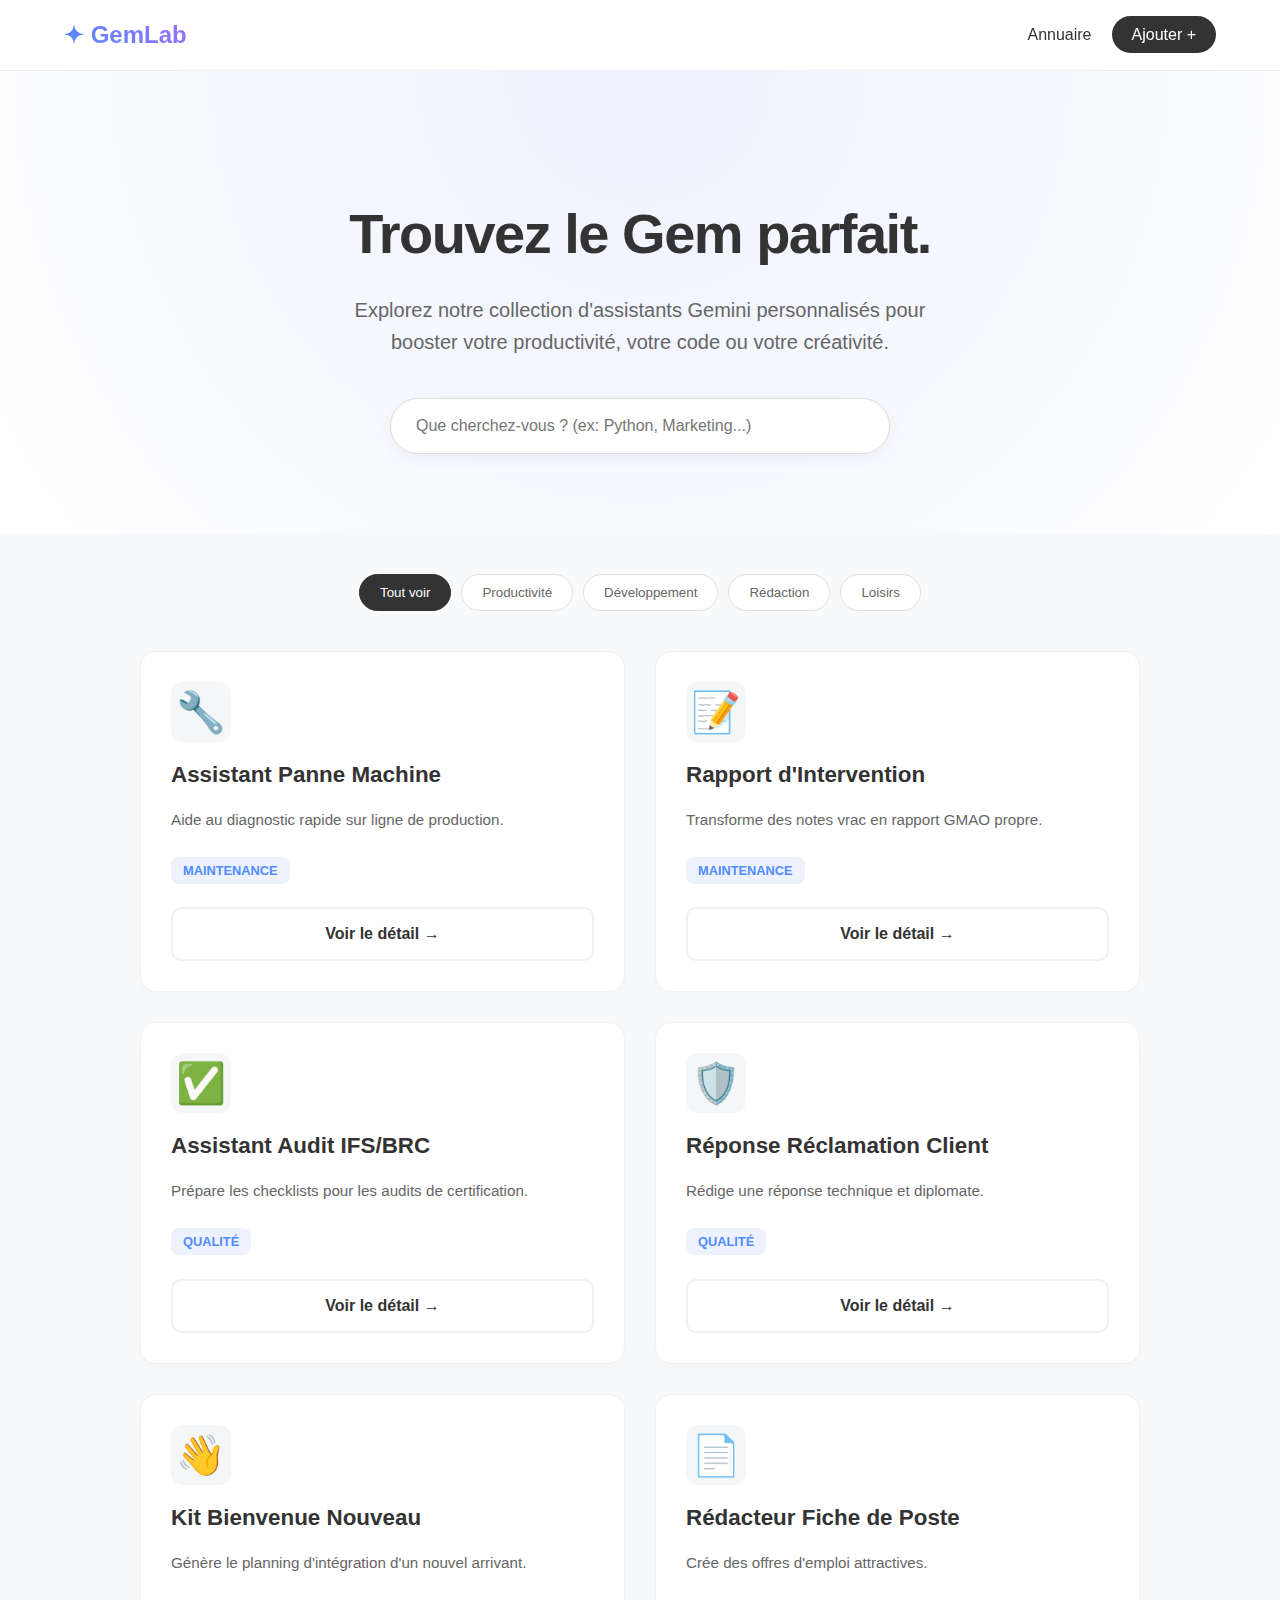
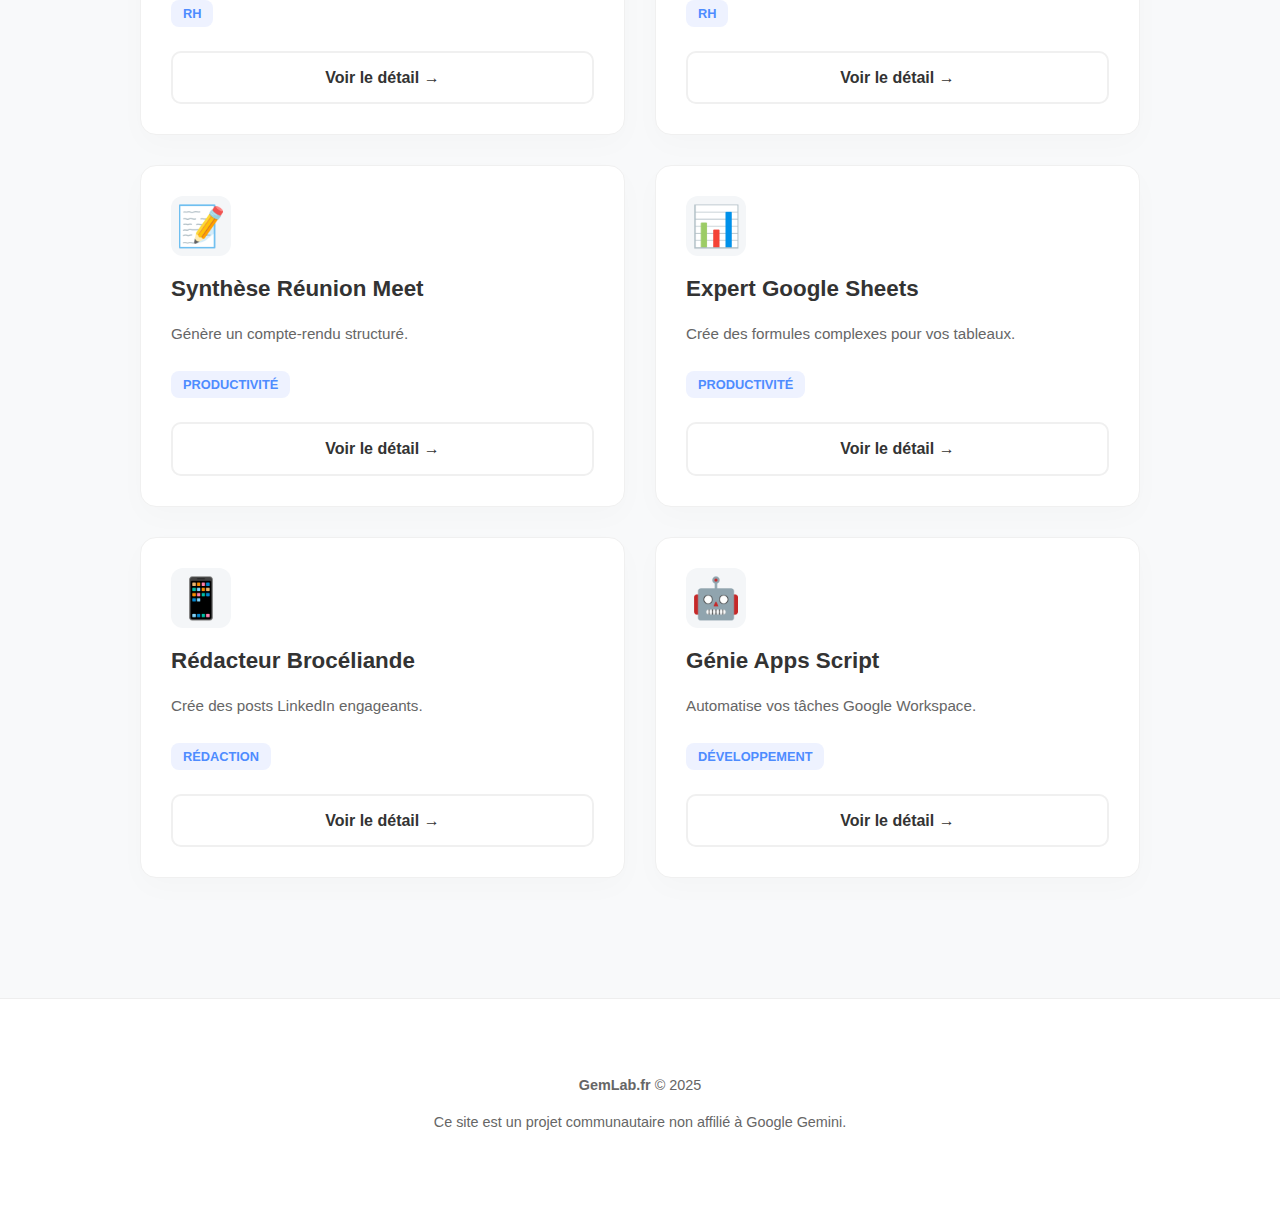
<file: index.html>
<!DOCTYPE html>
<html lang="fr">
<head>
    <meta charset="UTF-8">
    <meta name="viewport" content="width=device-width, initial-scale=1.0">
    <title>GemLab | La bibliothèque de Gems</title>
    <link rel="stylesheet" href="style.css">
</head>
<body>

    <header>
        <a href="index.html" class="logo">✦ GemLab</a>
        <nav>
            <ul>
                <li><a href="index.html">Annuaire</a></li>
                <li><a href="#" class="cta">Ajouter +</a></li>
            </ul>
        </nav>
    </header>

    <section class="hero">
        <h1>Trouvez le Gem parfait.</h1>
        <p>Explorez notre collection d'assistants Gemini personnalisés pour booster votre productivité, votre code ou votre créativité.</p>
        
        <div class="search-bar">
            <input type="text" id="search-input" placeholder="Que cherchez-vous ? (ex: Python, Marketing...)">
        </div>
    </section>

    <div class="container">
        
        <div class="filters">
            <button class="filter-btn active">Tout voir</button>
            <button class="filter-btn">Productivité</button>
            <button class="filter-btn">Développement</button>
            <button class="filter-btn">Rédaction</button>
            <button class="filter-btn">Loisirs</button>
        </div>

        <div class="grid" id="gem-grid"></div>

    </div>

    <footer>
        <p><strong>GemLab.fr</strong> &copy; 2025</p>
        <p>Ce site est un projet communautaire non affilié à Google Gemini.</p>
    </footer>

    <script src="data.js"></script>

    <script>
        // --- A. INITIALISATION ---
        const grid = document.getElementById('gem-grid');
        const searchInput = document.getElementById('search-input');
        const filterButtons = document.querySelectorAll('.filter-btn');

        // État par défaut
        let currentFilter = 'Tout voir';
        let currentSearch = '';

        // --- B. FONCTION D'AFFICHAGE ---
        function renderGems() {
            // 1. On vide la grille
            grid.innerHTML = "";
            let found = false;

            // 2. On vérifie si data.js est bien chargé
            if (typeof gemsData === 'undefined') {
                grid.innerHTML = "<p style='color:red; text-align:center;'>Erreur : data.js introuvable.</p>";
                return;
            }

            // 3. Boucle sur chaque Gem
            for (const key in gemsData) {
                const gem = gemsData[key];
                
                // --- FILTRAGE ---
                // Est-ce que le filtre correspond ? (Soit 'Tout voir', soit la catégorie exacte)
                const matchCategory = (currentFilter === 'Tout voir' || gem.category === currentFilter);
                
                // Est-ce que la recherche correspond ? (Titre ou Description)
                const searchTextLower = currentSearch.toLowerCase();
                const matchSearch = gem.title.toLowerCase().includes(searchTextLower) || 
                                    gem.desc.toLowerCase().includes(searchTextLower);

                // Si les deux conditions sont réunies, on affiche
                if (matchCategory && matchSearch) {
                    found = true;
                    const html = `
                        <article class="card">
                            <div>
                                <div class="card-icon">${gem.icon}</div>
                                <h3>${gem.title}</h3>
                                <p>${gem.desc}</p>
                                <div class="tags"><span class="tag">${gem.category}</span></div>
                            </div>
                            <a href="fiche-gem.html?id=${key}" class="btn-link">Voir le détail →</a>
                        </article>
                    `;
                    grid.innerHTML += html;
                }
            }

            // 4. Gestion du cas "Aucun résultat"
            if (!found) {
                grid.innerHTML = `<p style="grid-column: 1/-1; text-align: center; color: #666; margin-top: 30px;">
                    Aucun Gem ne correspond à votre recherche... 🕵️‍♀️
                </p>`;
            }
        }

        // --- C. ÉCOUTEURS D'ÉVÉNEMENTS ---

        // 1. Barre de recherche (se déclenche à chaque lettre tapée)
        searchInput.addEventListener('input', (e) => {
            currentSearch = e.target.value;
            renderGems();
        });

        // 2. Boutons de filtre
        filterButtons.forEach(btn => {
            btn.addEventListener('click', () => {
                // Gestion visuelle des boutons (Active / Inactive)
                filterButtons.forEach(b => b.classList.remove('active'));
                btn.classList.add('active');

                // Mise à jour du filtre et ré-affichage
                currentFilter = btn.innerText;
                renderGems();
            });
        });

        // --- D. DÉMARRAGE ---
        // On lance l'affichage une première fois au chargement de la page
        renderGems();

    </script>

</body>
</html>
</file>
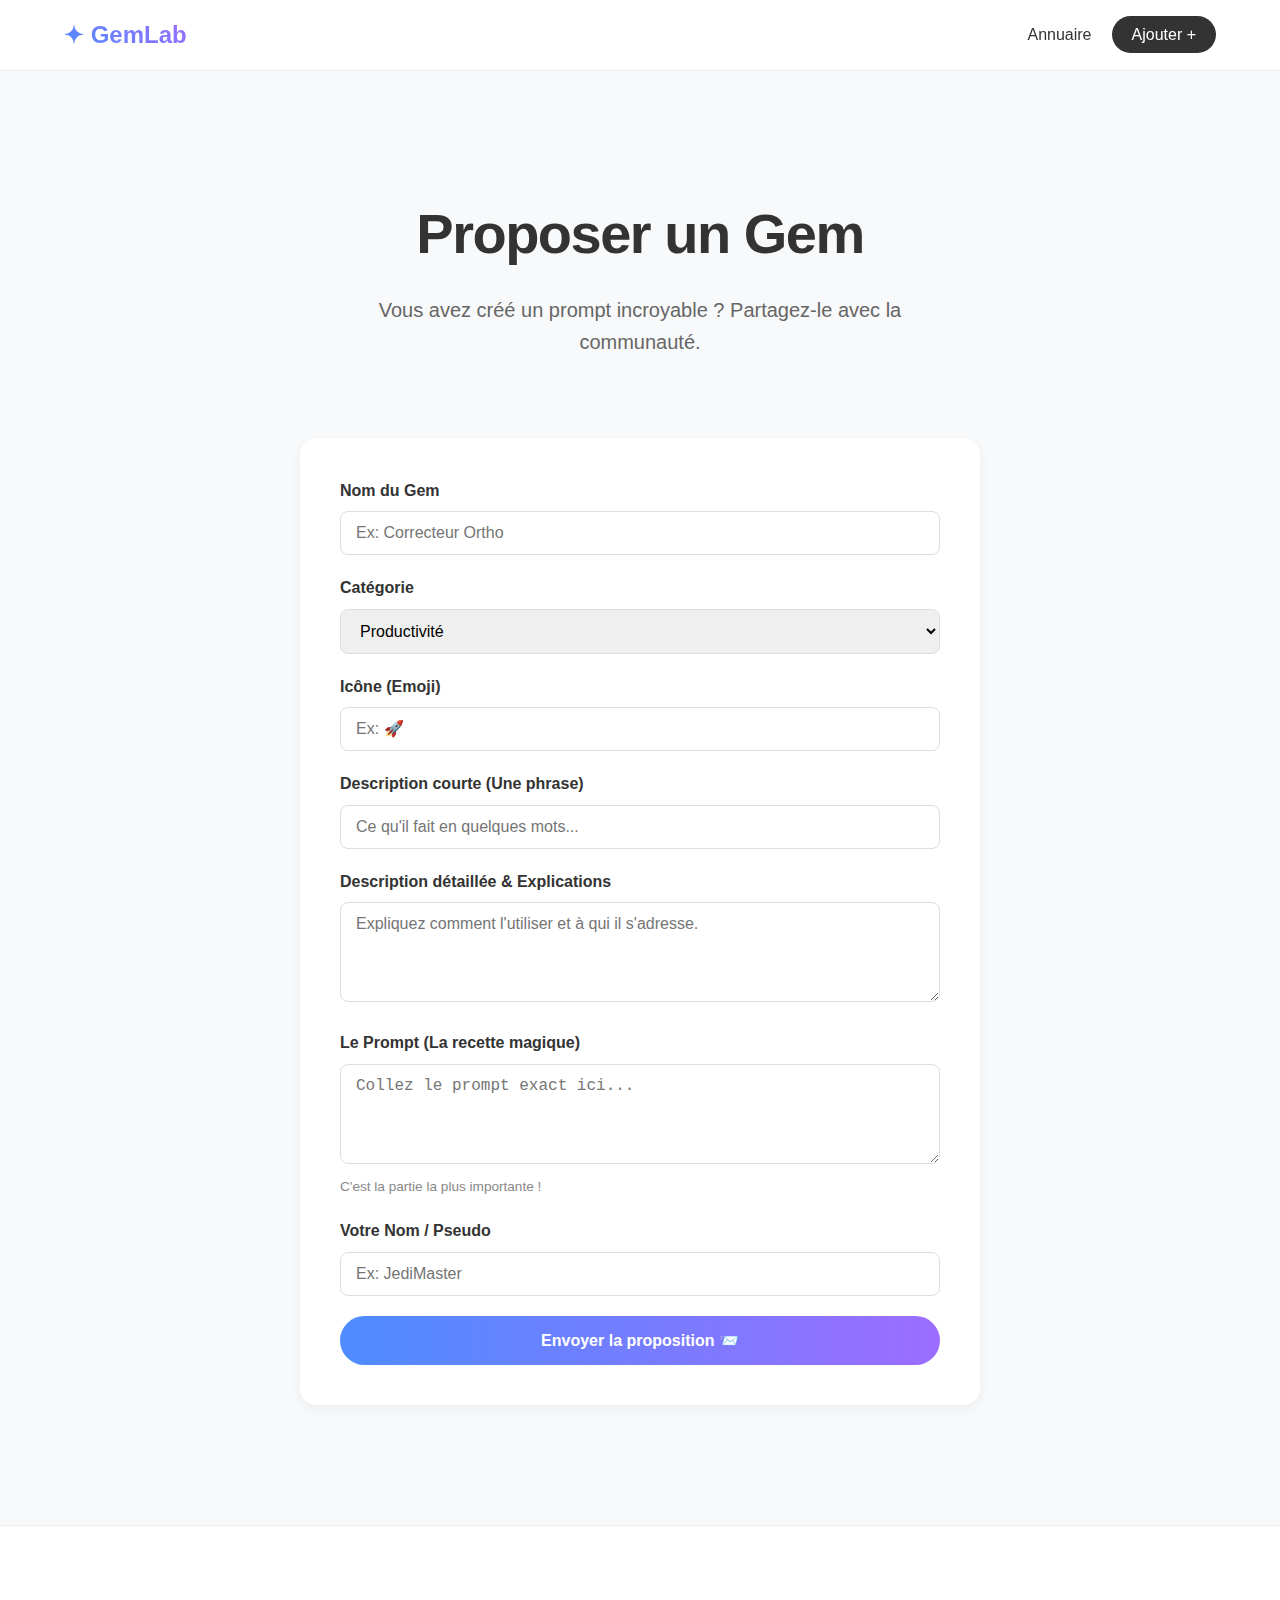
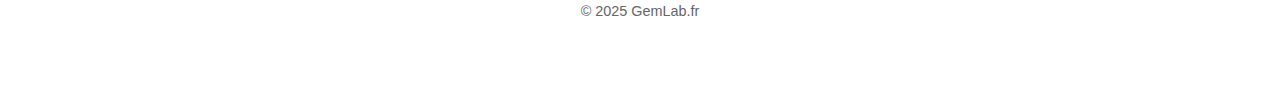
<file: ajouter.html>
<!DOCTYPE html>
<html lang="fr">
<head>
    <meta charset="UTF-8">
    <meta name="viewport" content="width=device-width, initial-scale=1.0">
    <title>Proposer un Gem - GemLab</title>
    <link rel="stylesheet" href="style.css">
</head>
<body>

    <header>
        <a href="index.html" class="logo">✦ GemLab</a>
        <nav>
            <ul>
                <li><a href="index.html">Annuaire</a></li>
                <li><a href="ajouter.html" class="cta">Ajouter +</a></li>
            </ul>
        </nav>
    </header>

    <div class="container">
        
        <div class="hero" style="padding: 40px 20px; background: none;">
            <h1>Proposer un Gem</h1>
            <p>Vous avez créé un prompt incroyable ? Partagez-le avec la communauté.</p>
        </div>

        <div class="form-box">
            <form id="addGemForm">
                
                <div class="form-group">
                    <label for="titre">Nom du Gem</label>
                    <input type="text" id="titre" placeholder="Ex: Correcteur Ortho" required>
                </div>

                <div class="form-group">
                    <label for="categorie">Catégorie</label>
                    <select id="categorie">
                        <option value="Productivité">Productivité</option>
                        <option value="Maintenance">Maintenance</option> 
                        <option value="Qualité">Qualité</option>         
                        <option value="RH">RH</option>                   
                        <option value="Développement">Développement</option>
                        <option value="Rédaction">Rédaction</option>
                        <option value="Loisirs">Loisirs</option>
                        <option value="Autre">Autre</option>
                    </select>
                </div>

                <div class="form-group">
                    <label for="icon">Icône (Emoji)</label>
                    <input type="text" id="icon" placeholder="Ex: 🚀" maxlength="2">
                </div>

                <div class="form-group">
                    <label for="desc">Description courte (Une phrase)</label>
                    <input type="text" id="desc" placeholder="Ce qu'il fait en quelques mots..." required>
                </div>

                <div class="form-group">
                    <label for="fullDesc">Description détaillée & Explications</label>
                    <textarea id="fullDesc" placeholder="Expliquez comment l'utiliser et à qui il s'adresse."></textarea>
                </div>

                <div class="form-group">
                    <label for="prompt">Le Prompt (La recette magique)</label>
                    <textarea id="prompt" placeholder="Collez le prompt exact ici..." required style="font-family: monospace;"></textarea>
                    <span class="form-hint">C'est la partie la plus importante !</span>
                </div>

                <div class="form-group">
                    <label for="author">Votre Nom / Pseudo</label>
                    <input type="text" id="author" placeholder="Ex: JediMaster" required>
                </div>

                <button type="submit" class="btn-submit">Envoyer la proposition 📨</button>
            </form>
        </div>

    </div>

    <footer>
        <p>&copy; 2025 GemLab.fr</p>
    </footer>

    <script>
        const form = document.getElementById('addGemForm');

        form.addEventListener('submit', function(e) {
            e.preventDefault(); // Empêche le rechargement de la page

            // 1. Récupération des valeurs
            const titre = document.getElementById('titre').value;
            const categorie = document.getElementById('categorie').value;
            const desc = document.getElementById('desc').value;
            const prompt = document.getElementById('prompt').value;
            const author = document.getElementById('author').value;

            // 2. Création du corps de l'email
            const subject = encodeURIComponent(`Proposition de Gem: ${titre}`);
            const body = encodeURIComponent(
`Bonjour GemLab,

Voici une proposition de nouveau Gem :

- Titre : ${titre}
- Catégorie : ${categorie}
- Auteur : ${author}

DESCRIPTION :
${desc}

PROMPT :
${prompt}

Merci !`
            );

            // 3. Ouverture du client mail (Mailto)
            // Remplacez 'votre-email@gmail.com' par votre vraie adresse pour tester
            window.location.href = `mailto:fabrice.faucheux+gem@gmail.com?subject=${subject}&body=${body}`;
            
            alert("Merci ! Votre client mail va s'ouvrir pour envoyer la proposition.");
        });
    </script>

</body>
</html>
</file>
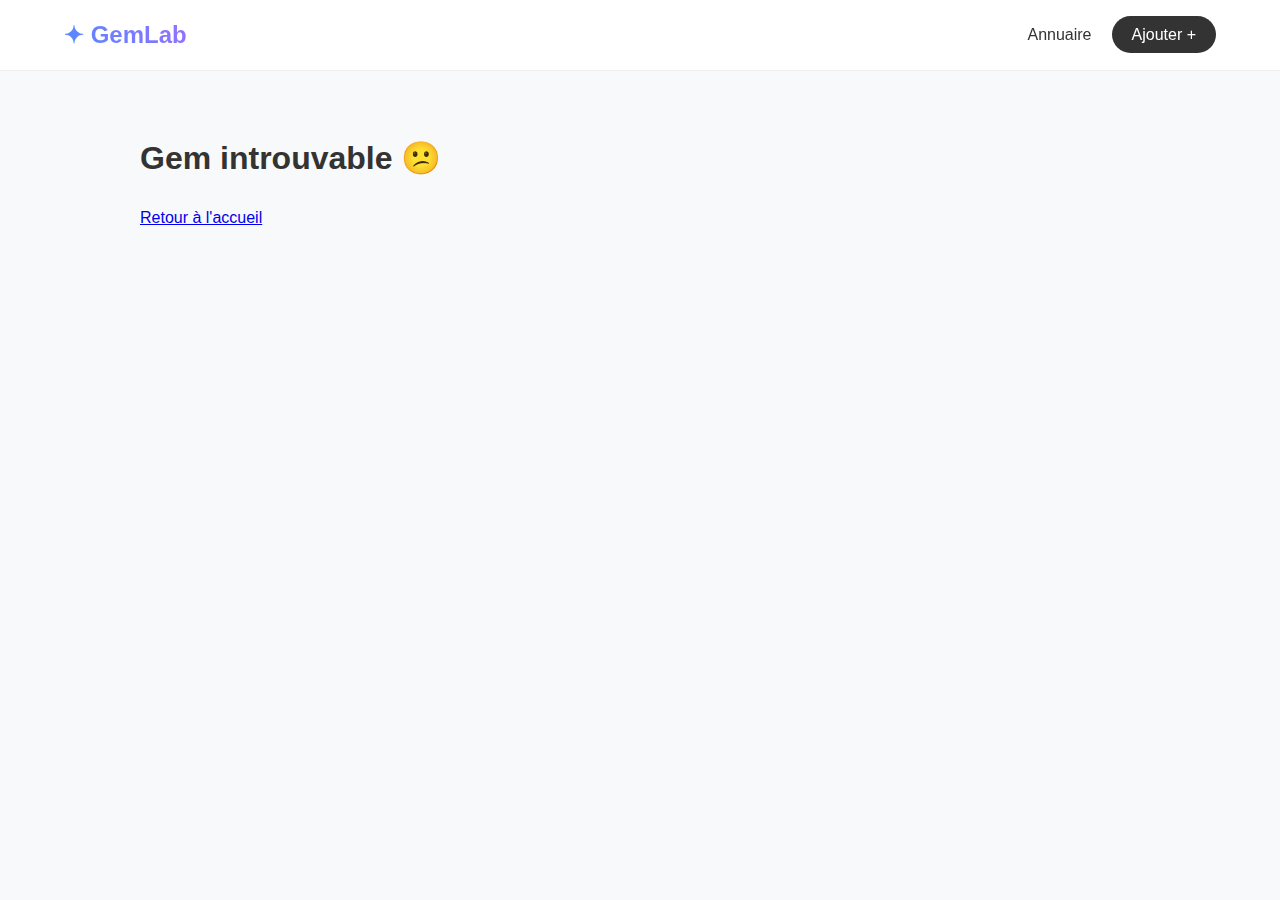
<file: fiche-gem.html>
<!DOCTYPE html>
<html lang="fr">
<head>
    <meta charset="UTF-8">
    <meta name="viewport" content="width=device-width, initial-scale=1.0">
    <title>Détail du Gem</title>
    <link rel="stylesheet" href="style.css">
</head>
<body>

    <header>
        <a href="index.html" class="logo">✦ GemLab</a>
        <nav>
            <ul>
                <li><a href="index.html">Annuaire</a></li>
                <li><a href="ajouter.html" class="cta">Ajouter +</a></li>
            </ul>
        </nav>
    </header>

    <div class="container">
        <div class="breadcrumb">
            <a href="index.html">← Retour à l'annuaire</a>
        </div>

        <div class="gem-header">
            <span class="gem-icon" id="d-icon"></span>
            <h1 id="d-title">Chargement...</h1>
            <p id="d-desc"></p>
            <a href="#" class="gem-btn" id="d-link">Ouvrir dans Gemini ↗</a>
        </div>

        <div class="content-box">
            <h2>À quoi ça sert ?</h2>
            <p id="d-fullDesc"></p>
        </div>

        <div class="content-box">
            <h2>Exemple de Prompt</h2>
            <div class="prompt-box" id="d-prompt"></div>
        </div>

        <div class="content-box">
            <h2>Infos</h2>
            <ul>
                <li><strong>Catégorie :</strong> <span id="d-cat"></span></li>
                <li><strong>Auteur :</strong> <span id="d-author"></span></li>
            </ul>
        </div>
    </div>

    <script src="data.js"></script>
    <script>
        // 1. On récupère l'ID dans l'URL (ex: ?id=python-debugger)
        const params = new URLSearchParams(window.location.search);
        const gemId = params.get('id');

        // 2. On cherche les infos dans notre fichier data.js
        const gem = gemsData[gemId];

        // 3. Si le Gem existe, on remplit la page
        if (gem) {
            document.title = gem.title + " - GemLab";
            document.getElementById('d-icon').innerText = gem.icon;
            document.getElementById('d-title').innerText = gem.title;
            document.getElementById('d-desc').innerText = gem.desc;
            document.getElementById('d-fullDesc').innerText = gem.fullDesc;
            document.getElementById('d-prompt').innerText = gem.prompt;
            document.getElementById('d-cat').innerText = gem.category;
            document.getElementById('d-author').innerText = gem.author;
            document.getElementById('d-link').href = gem.url;
        } else {
            // Si l'ID n'existe pas ou est vide
            document.querySelector('.container').innerHTML = "<h1>Gem introuvable 😕</h1><p><a href='index.html'>Retour à l'accueil</a></p>";
        }
    </script>

</body>
</html>
</file>
<file: style.css>
/* --- 1. CONFIGURATION GÉNÉRALE --- */
:root {
    --primary: #4e8cff; /* Bleu Gemini */
    --secondary: #9c6dff; /* Violet Gemini */
    --bg-color: #f8f9fa;
    --card-bg: #ffffff;
    --text-dark: #333;
    --text-light: #666;
    --radius: 16px;
}

body {
    font-family: -apple-system, BlinkMacSystemFont, "Segoe UI", Roboto, Helvetica, Arial, sans-serif;
    margin: 0;
    padding: 0;
    background-color: var(--bg-color);
    color: var(--text-dark);
    line-height: 1.6;
}

/* --- 2. HEADER & NAVIGATION --- */
header {
    background: rgba(255, 255, 255, 0.9);
    backdrop-filter: blur(10px);
    border-bottom: 1px solid #eee;
    padding: 1rem 5%;
    display: flex;
    justify-content: space-between;
    align-items: center;
    position: sticky;
    top: 0;
    z-index: 100;
}

.logo {
    font-size: 1.5rem;
    font-weight: 800;
    background: linear-gradient(45deg, var(--primary), var(--secondary));
    -webkit-background-clip: text;
    -webkit-text-fill-color: transparent;
    text-decoration: none;
}

nav ul { list-style: none; display: flex; gap: 20px; margin: 0; padding: 0; }
nav a { text-decoration: none; color: var(--text-dark); font-weight: 500; }
nav a.cta { background: var(--text-dark); color: #fff; padding: 10px 20px; border-radius: 30px; transition: transform 0.2s; }
nav a.cta:hover { transform: scale(1.05); background: linear-gradient(45deg, var(--primary), var(--secondary)); }

/* --- 3. HERO & SEARCH (Accueil) --- */
.hero { text-align: center; padding: 80px 20px; background: radial-gradient(circle at top, #eef2ff, #fff); }
.hero h1 { font-size: 3.5rem; margin-bottom: 15px; letter-spacing: -1.5px; font-weight: 800; }
.hero p { font-size: 1.25rem; color: var(--text-light); max-width: 600px; margin: 0 auto 40px auto; }
.search-bar input { width: 100%; max-width: 500px; padding: 18px 25px; border: 1px solid #ddd; border-radius: 50px; font-size: 1rem; box-shadow: 0 4px 15px rgba(0,0,0,0.05); outline: none; box-sizing: border-box; }

/* --- 4. GRILLE & CARTES (Accueil) --- */
.container { max-width: 1000px; margin: 0 auto; padding: 40px 20px; }
.filters { display: flex; justify-content: center; gap: 10px; margin-bottom: 40px; flex-wrap: wrap; }
.filter-btn { background: #fff; border: 1px solid #e0e0e0; padding: 10px 20px; border-radius: 30px; cursor: pointer; color: var(--text-light); }
.filter-btn.active { background: var(--text-dark); color: #fff; border-color: var(--text-dark); }

.grid { display: grid; grid-template-columns: repeat(auto-fill, minmax(320px, 1fr)); gap: 30px; }

.card { background: var(--card-bg); padding: 30px; border-radius: var(--radius); box-shadow: 0 10px 30px rgba(0,0,0,0.02); transition: transform 0.3s; border: 1px solid #f0f0f0; display: flex; flex-direction: column; justify-content: space-between; }
.card:hover { transform: translateY(-5px); box-shadow: 0 15px 40px rgba(0,0,0,0.08); border-color: #e0e0e0; }
.card-icon { font-size: 2.5rem; margin-bottom: 15px; background: #f4f6f8; width: 60px; height: 60px; display: flex; align-items: center; justify-content: center; border-radius: 12px; }
.card h3 { margin: 0 0 10px 0; font-size: 1.4rem; font-weight: 700; }
.card p { color: var(--text-light); font-size: 0.95rem; margin-bottom: 25px; }
.tags { margin-bottom: 25px; }
.tag { background: #eef2ff; color: var(--primary); padding: 6px 12px; border-radius: 8px; font-size: 0.8rem; font-weight: 600; text-transform: uppercase; }
.btn-link { display: block; text-align: center; background: #fff; color: var(--text-dark); padding: 12px; border-radius: 10px; text-decoration: none; font-weight: 600; border: 2px solid #f0f0f0; transition: all 0.2s; }
.btn-link:hover { background: var(--text-dark); color: #fff; border-color: var(--text-dark); }

/* --- 5. ÉLÉMENTS SPÉCIFIQUES À LA FICHE DÉTAIL --- */
.breadcrumb { margin-bottom: 20px; color: var(--text-light); font-size: 0.9rem; }
.breadcrumb a { color: var(--primary); text-decoration: none; }

.gem-header { background: #fff; padding: 40px; border-radius: var(--radius); border: 1px solid #f0f0f0; text-align: center; margin-bottom: 30px; }
.gem-header .gem-icon { font-size: 4rem; display: block; margin-bottom: 10px; } /* Correction ici */
.gem-btn { background: linear-gradient(90deg, var(--primary), var(--secondary)); color: white; padding: 12px 30px; border-radius: 30px; text-decoration: none; font-weight: bold; display: inline-block; margin-top: 20px; transition: transform 0.2s; }
.gem-btn:hover { transform: scale(1.05); }

.content-box { background: #fff; padding: 30px; border-radius: var(--radius); border: 1px solid #f0f0f0; margin-bottom: 20px; }
.content-box h2 { margin-top: 0; font-size: 1.2rem; border-bottom: 2px solid #f0f0f0; padding-bottom: 10px; margin-bottom: 20px; }

.prompt-box { background: #2d2d2d; color: #f8f8f2; padding: 20px; border-radius: 8px; font-family: monospace; overflow-x: auto; position: relative; }

/* --- 6. FOOTER --- */
footer { text-align: center; padding: 60px 20px; color: var(--text-light); font-size: 0.9rem; border-top: 1px solid #eee; margin-top: 80px; background: #fff; }

/* --- 7. PAGE AJOUTER (FORMULAIRE) --- */
.form-box {
    background: #fff;
    padding: 40px;
    border-radius: var(--radius);
    box-shadow: 0 4px 12px rgba(0,0,0,0.05);
    max-width: 600px;
    margin: 0 auto;
}

.form-group {
    margin-bottom: 20px;
}

.form-group label {
    display: block;
    margin-bottom: 8px;
    font-weight: 600;
    color: var(--text-dark);
}

.form-group input, 
.form-group textarea, 
.form-group select {
    width: 100%;
    padding: 12px 15px;
    border: 1px solid #ddd;
    border-radius: 8px;
    font-size: 1rem;
    font-family: inherit;
    box-sizing: border-box; /* Important pour ne pas dépasser la largeur */
    transition: border-color 0.2s;
}

.form-group input:focus, 
.form-group textarea:focus, 
.form-group select:focus {
    outline: none;
    border-color: var(--primary);
    box-shadow: 0 0 0 3px rgba(78, 140, 255, 0.1);
}

.form-group textarea {
    resize: vertical; /* Permet de redimensionner en hauteur uniquement */
    min-height: 100px;
}

.form-hint {
    font-size: 0.85rem;
    color: #888;
    margin-top: 5px;
    display: block;
}

/* Bouton envoyer */
.btn-submit {
    background: linear-gradient(90deg, var(--primary), var(--secondary));
    color: white;
    border: none;
    padding: 15px 30px;
    font-size: 1rem;
    font-weight: bold;
    border-radius: 30px;
    cursor: pointer;
    width: 100%;
    transition: transform 0.2s, box-shadow 0.2s;
}

.btn-submit:hover {
    transform: translateY(-2px);
    box-shadow: 0 5px 15px rgba(78, 140, 255, 0.3);
}
</file>
